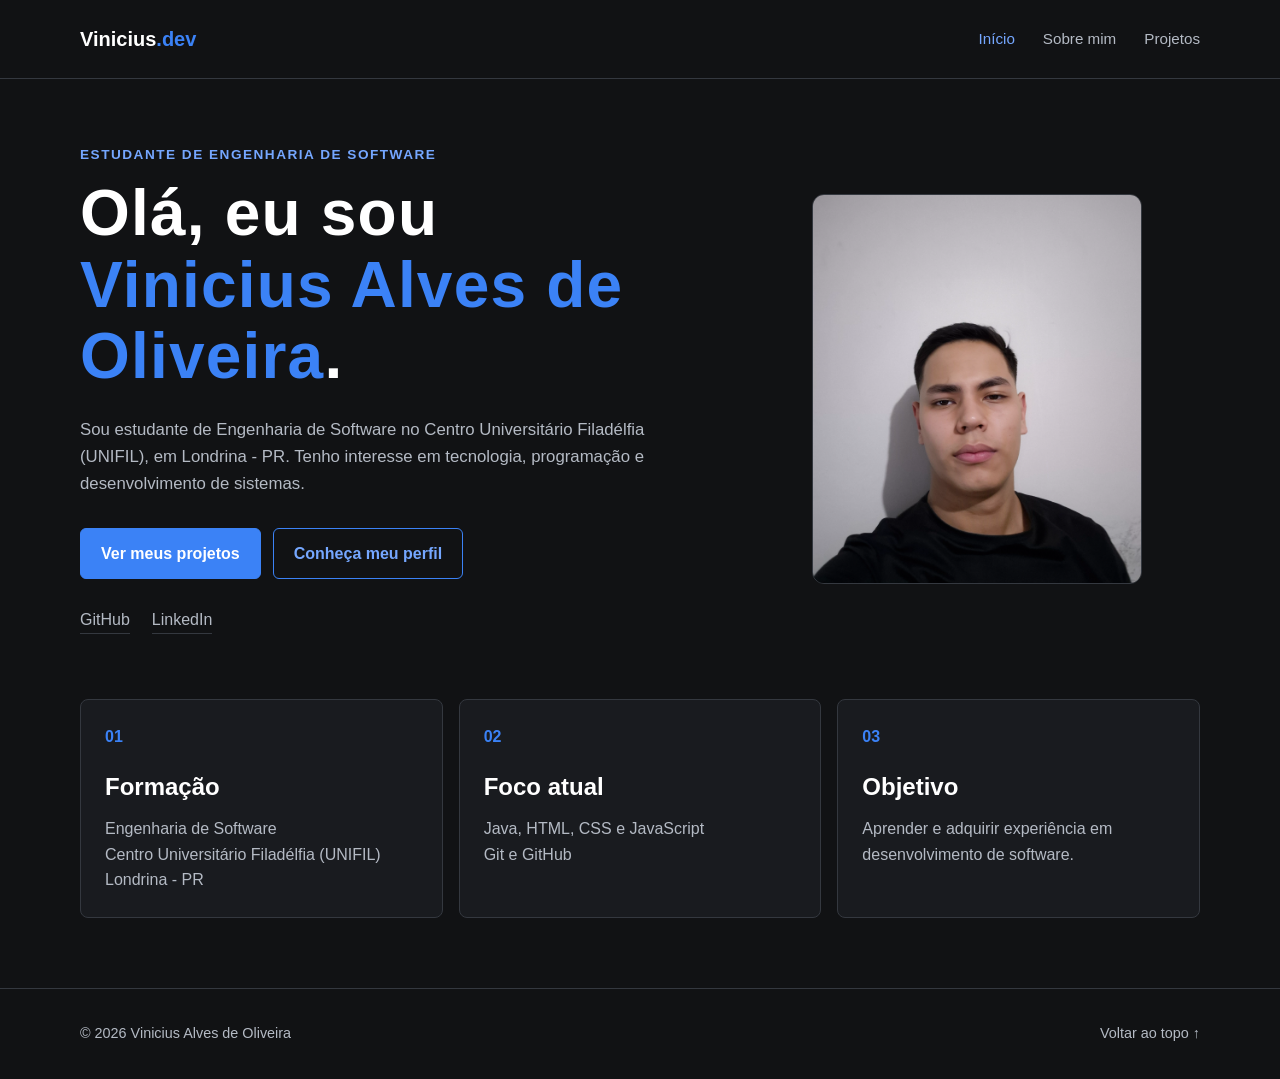
<file: index.html>
<!DOCTYPE html>
<html lang="pt-BR">
<head>
    <meta charset="UTF-8">
    <meta name="viewport" content="width=device-width, initial-scale=1.0">
    <meta name="description" content="Portfólio pessoal de Vinicius Alves de Oliveira, estudante de Engenharia de Software.">
    <title>Vinicius Alves | Portfólio</title>
    <link rel="stylesheet" href="style.css">
</head>
<body id="top">
    <header class="header">
        <nav class="navbar container" aria-label="Menu principal">
            <a class="logo" href="index.html">Vinicius<span>.dev</span></a>

            <button class="menu-button" type="button" aria-label="Abrir menu" aria-expanded="false">
                <span></span>
                <span></span>
                <span></span>
            </button>

            <ul class="menu">
                <li><a class="menu-link active" href="index.html">Início</a></li>
                <li><a class="menu-link" href="sobre.html">Sobre mim</a></li>
                <li><a class="menu-link" href="projetos.html">Projetos</a></li>
            </ul>
        </nav>
    </header>

    <main>
        <section class="hero container">
            <div class="hero-content">
                <p class="section-label">Estudante de Engenharia de Software</p>
                <h1>Olá, eu sou <span>Vinicius Alves de Oliveira</span>.</h1>
                <p class="hero-text">
                    Sou estudante de Engenharia de Software no Centro Universitário Filadélfia
                    (UNIFIL), em Londrina - PR. Tenho interesse em tecnologia, programação e
                    desenvolvimento de sistemas.
                </p>

                <div class="hero-actions">
                    <a class="button button-primary" href="projetos.html">Ver meus projetos</a>
                    <a class="button button-secondary" href="sobre.html">Conheça meu perfil</a>
                </div>

                <div class="social-links" aria-label="Redes sociais">
                    <a href="https://github.com/ViniciusAlvesOliveira" target="_blank" rel="noopener noreferrer" title="GitHub de Vinicius Alves de Oliveira">GitHub</a>
                    <a href="https://www.linkedin.com/in/vin%C3%ADcius-alves-de-oliveira-96a342367/" target="_blank" rel="noopener noreferrer" title="LinkedIn de Vinicius Alves de Oliveira">LinkedIn</a>
                </div>
            </div>

            <div class="profile-area" aria-label="Espaço para fotografia de perfil">
                <div class="profile-photo">
                    <img src="vinicius.jpg" alt="Foto de Vinicius Alves de Oliveira">
                </div>
            </div>
        </section>

        <section class="formation-section container">
            <article class="formation-card">
                <p class="card-number">01</p>
                <h2>Formação</h2>
                <p>Engenharia de Software</p>
                <p>Centro Universitário Filadélfia (UNIFIL)</p>
                <p>Londrina - PR</p>
            </article>
            <article class="formation-card">
                <p class="card-number">02</p>
                <h2>Foco atual</h2>
                <p>Java, HTML, CSS e JavaScript</p>
                <p>Git e GitHub</p>
            </article>
            <article class="formation-card">
                <p class="card-number">03</p>
                <h2>Objetivo</h2>
                <p>Aprender e adquirir experiência em desenvolvimento de software.</p>
            </article>
        </section>
    </main>

    <footer class="footer">
        <div class="container footer-content">
            <p>&copy; 2026 Vinicius Alves de Oliveira</p>
            <a href="#top" class="back-to-top" aria-label="Voltar ao topo">Voltar ao topo ↑</a>
        </div>
    </footer>

    <script src="script.js"></script>
</body>
</html>
</file>
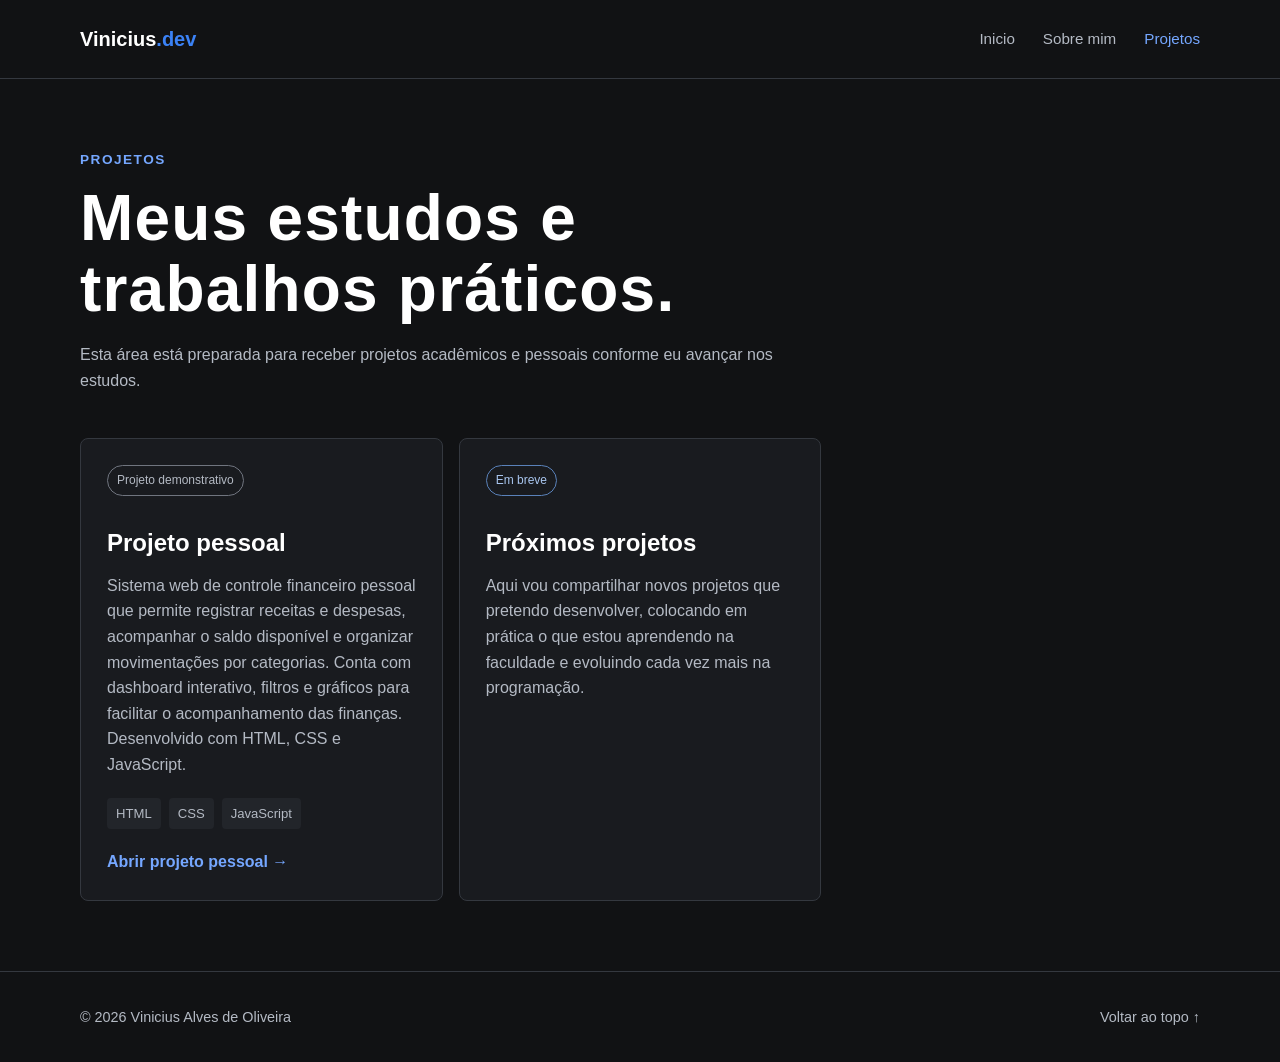
<file: projetos.html>
<!DOCTYPE html>
<html lang="pt-BR">
<head>
    <meta charset="UTF-8">
    <meta name="viewport" content="width=device-width, initial-scale=1.0">
    <meta name="description" content="Area de projetos academicos e pessoais de Vinicius Alves de Oliveira.">
    <title>Projetos | Vinicius Alves</title>
    <link rel="stylesheet" href="style.css">
</head>
<body id="top">
    <header class="header">
        <nav class="navbar container" aria-label="Menu principal">
            <a class="logo" href="index.html">Vinicius<span>.dev</span></a>
            <button class="menu-button" type="button" aria-label="Abrir menu" aria-expanded="false">
                <span></span>
                <span></span>
                <span></span>
            </button>
            <ul class="menu">
                <li><a class="menu-link" href="index.html">Inicio</a></li>
                <li><a class="menu-link" href="sobre.html">Sobre mim</a></li>
                <li><a class="menu-link active" href="projetos.html">Projetos</a></li>
            </ul>
        </nav>
    </header>

    <main>
        <section class="page-heading container">
            <p class="section-label">Projetos</p>
            <h1>Meus estudos e trabalhos práticos.</h1>
            <p>
                Esta área está preparada para receber projetos acadêmicos e pessoais
                conforme eu avançar nos estudos.
            </p>
        </section>

        <section class="projects-grid container" aria-label="Lista de projetos">
            <article class="project-card">
                <div class="project-status status-demo">Projeto demonstrativo</div>
                <h2>Projeto pessoal</h2>
                <p>
                    Sistema web de controle financeiro pessoal que permite registrar receitas e despesas, acompanhar o saldo disponível e organizar movimentações por categorias. Conta com dashboard interativo, filtros e gráficos para facilitar o acompanhamento das finanças. Desenvolvido com HTML, CSS e JavaScript.
                </p>
                <ul class="technology-list" aria-label="Tecnologias utilizadas">
                    <li>HTML</li>
                    <li>CSS</li>
                    <li>JavaScript</li>
                </ul>
                <a class="project-link" href="https://viniciusalvesoliveira.github.io/controle-financeiro-pessoal/" title="Abrir projeto pessoal">Abrir projeto pessoal →</a>
            </article>

            <article class="project-card">
                <div class="project-status">Em breve</div>
                <h2>Próximos projetos</h2>
                <p>
                    Aqui vou compartilhar novos projetos que pretendo desenvolver, colocando em prática o que estou aprendendo na faculdade e evoluindo cada vez mais na programação.
                </p>
            </article>
        </section>
    </main>

    <footer class="footer">
        <div class="container footer-content">
            <p>&copy; 2026 Vinicius Alves de Oliveira</p>
            <a href="#top" class="back-to-top" aria-label="Voltar ao topo">Voltar ao topo ↑</a>
        </div>
    </footer>
    <script src="script.js"></script>
</body>
</html>
</file>
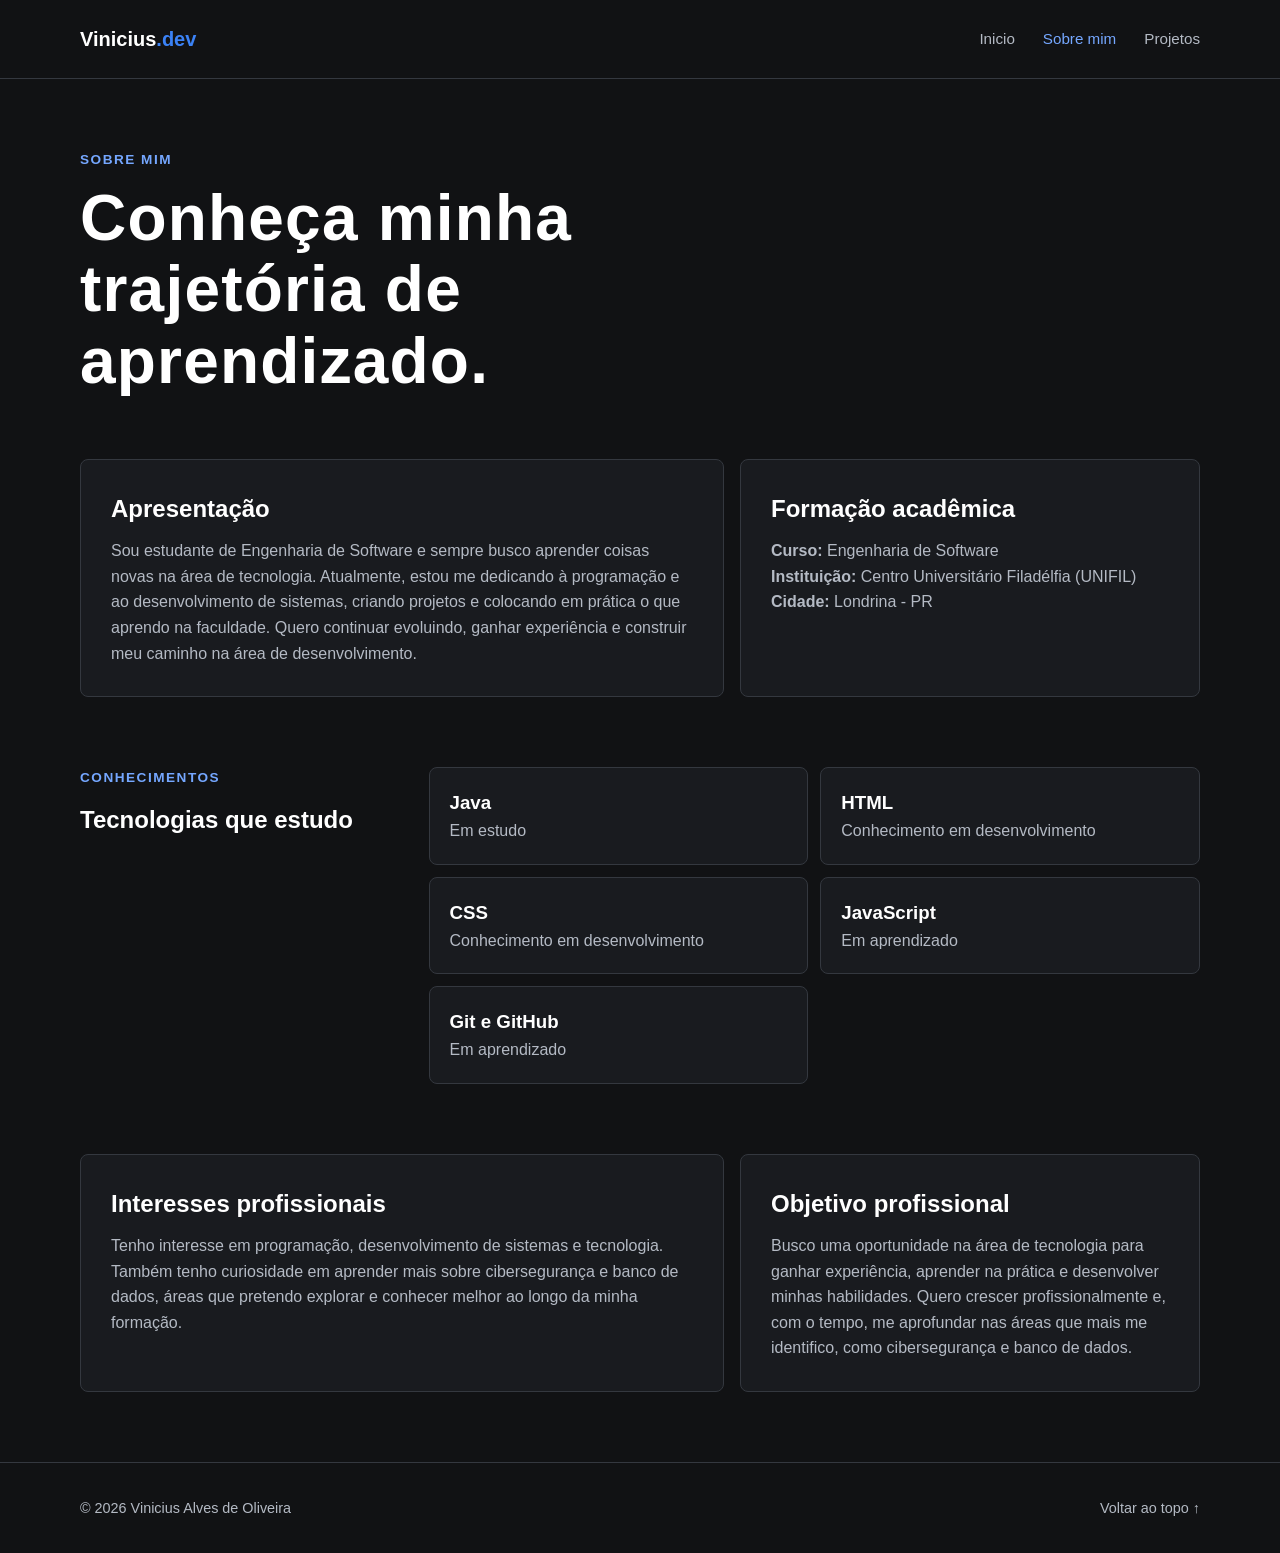
<file: sobre.html>
<!DOCTYPE html>
<html lang="pt-BR">
<head>
    <meta charset="UTF-8">
    <meta name="viewport" content="width=device-width, initial-scale=1.0">
    <meta name="description" content="Informacoes sobre a formacao e os interesses profissionais de Vinicius Alves.">
    <title>Sobre mim | Vinicius Alves</title>
    <link rel="stylesheet" href="style.css">
</head>
<body id="top">
    <header class="header">
        <nav class="navbar container" aria-label="Menu principal">
            <a class="logo" href="index.html">Vinicius<span>.dev</span></a>
            <button class="menu-button" type="button" aria-label="Abrir menu" aria-expanded="false">
                <span></span>
                <span></span>
                <span></span>
            </button>
            <ul class="menu">
                <li><a class="menu-link" href="index.html">Inicio</a></li>
                <li><a class="menu-link active" href="sobre.html">Sobre mim</a></li>
                <li><a class="menu-link" href="projetos.html">Projetos</a></li>
            </ul>
        </nav>
    </header>

    <main>
        <section class="page-heading container">
            <p class="section-label">Sobre mim</p>
            <h1>Conheça minha trajetória de aprendizado.</h1>
        </section>

        <section class="about-grid container">
            <article class="content-card about-introduction">
                <h2>Apresentação</h2>
                <p>
                    Sou estudante de Engenharia de Software e sempre busco aprender coisas novas na área de tecnologia. Atualmente, estou me dedicando à programação e ao desenvolvimento de sistemas, criando projetos e colocando em prática o que aprendo na faculdade. Quero continuar evoluindo, ganhar experiência e construir meu caminho na área de desenvolvimento.
                </p>
            </article>
            <article class="content-card">
                <h2>Formação acadêmica</h2>
                <p><strong>Curso:</strong> Engenharia de Software</p>
                <p><strong>Instituição:</strong> Centro Universitário Filadélfia (UNIFIL)</p>
                <p><strong>Cidade:</strong> Londrina - PR</p>
            </article>
        </section>

        <section class="skills-section container">
            <div>
                <p class="section-label">Conhecimentos</p>
                <h2>Tecnologias que estudo</h2>
            </div>
            <div class="skills-grid">
                <article class="skill-card">
                    <h3>Java</h3>
                    <p>Em estudo</p>
                </article>
                <article class="skill-card">
                    <h3>HTML</h3>
                    <p>Conhecimento em desenvolvimento</p>
                </article>
                <article class="skill-card">
                    <h3>CSS</h3>
                    <p>Conhecimento em desenvolvimento</p>
                </article>
                <article class="skill-card">
                    <h3>JavaScript</h3>
                    <p>Em aprendizado</p>
                </article>
                <article class="skill-card">
                    <h3>Git e GitHub</h3>
                    <p>Em aprendizado</p>
                </article>
            </div>
        </section>

        <section class="interests-section container">
            <article class="content-card">
                <h2>Interesses profissionais</h2>
                <p>
                    Tenho interesse em programação, desenvolvimento de sistemas e tecnologia. Também tenho curiosidade em aprender mais sobre cibersegurança e banco de dados, áreas que pretendo explorar e conhecer melhor ao longo da minha formação.
                </p>
            </article>
            <article class="content-card">
                <h2>Objetivo profissional</h2>
                <p>
                    Busco uma oportunidade na área de tecnologia para ganhar experiência, aprender na prática e desenvolver minhas habilidades. Quero crescer profissionalmente e, com o tempo, me aprofundar nas áreas que mais me identifico, como cibersegurança e banco de dados.
                </p>
            </article>
        </section>
    </main>

    <footer class="footer">
        <div class="container footer-content">
            <p>&copy; 2026 Vinicius Alves de Oliveira</p>
            <a href="#top" class="back-to-top" aria-label="Voltar ao topo">Voltar ao topo ↑</a>
        </div>
    </footer>
    <script src="script.js"></script>
</body>
</html>
</file>
<file: style.css>
:root {
    --background: #111214;
    --surface: #191b1f;
    --surface-light: #22252a;
    --border: #34383f;
    --primary: #3b82f6;
    --primary-light: #75a7ff;
    --text: #ffffff;
    --text-secondary: #b4bac4;
}

* {
    box-sizing: border-box;
    margin: 0;
    padding: 0;
}

html {
    scroll-behavior: smooth;
}

body {
    min-height: 100vh;
    display: flex;
    flex-direction: column;
    background-color: var(--background);
    color: var(--text);
    font-family: Arial, Helvetica, sans-serif;
    line-height: 1.6;
}

a {
    color: inherit;
    text-decoration: none;
}

img {
    display: block;
    max-width: 100%;
    height: auto;
}

ul {
    list-style: none;
}

.container {
    width: min(1120px, calc(100% - 40px));
    margin: 0 auto;
}

.header {
    min-height: 78px;
    border-bottom: 1px solid var(--border);
}

.navbar {
    min-height: 78px;
    display: flex;
    align-items: center;
    justify-content: space-between;
}

.logo {
    font-size: 1.25rem;
    font-weight: 700;
}

.logo span {
    color: var(--primary);
}

.menu {
    display: flex;
    align-items: center;
    gap: 28px;
}

.menu-link {
    color: var(--text-secondary);
    font-size: 0.95rem;
    transition: color 0.2s ease;
}

.menu-link:hover,
.menu-link.active {
    color: var(--primary-light);
}

.menu-button {
    display: none;
    width: 42px;
    height: 42px;
    border: 1px solid var(--border);
    border-radius: 6px;
    background: transparent;
    cursor: pointer;
}

.menu-button span {
    width: 20px;
    height: 2px;
    display: block;
    margin: 4px auto;
    background-color: var(--text);
}

main {
    flex: 1;
}

.hero {
    min-height: 620px;
    display: grid;
    grid-template-columns: minmax(0, 1.15fr) minmax(280px, 0.85fr);
    align-items: center;
    gap: 70px;
}

.section-label {
    margin-bottom: 12px;
    color: var(--primary-light);
    font-size: 0.85rem;
    font-weight: 700;
    letter-spacing: 1.5px;
    text-transform: uppercase;
}

.hero h1,
.page-heading h1 {
    max-width: 760px;
    font-size: clamp(2.2rem, 5vw, 4.2rem);
    line-height: 1.12;
    letter-spacing: 1.2px;
}

.hero h1 span {
    color: var(--primary);
}

.hero-text {
    max-width: 650px;
    margin-top: 24px;
    color: var(--text-secondary);
    font-size: 1.05rem;
}

.hero-actions {
    display: flex;
    flex-wrap: wrap;
    gap: 12px;
    margin-top: 30px;
}

.button {
    min-height: 48px;
    display: inline-flex;
    align-items: center;
    justify-content: center;
    padding: 12px 20px;
    border: 1px solid var(--primary);
    border-radius: 6px;
    font-weight: 700;
    transition: background-color 0.2s ease, color 0.2s ease, transform 0.2s ease;
}

.button:hover {
    transform: translateY(-2px);
}

.button-primary {
    background-color: var(--primary);
    color: var(--text);
}

.button-primary:hover {
    background-color: #2563c9;
}

.button-secondary {
    color: var(--primary-light);
    background-color: transparent;
}

.button-secondary:hover {
    background-color: var(--surface-light);
}

.social-links {
    display: flex;
    gap: 22px;
    margin-top: 28px;
}

.social-links a {
    color: var(--text-secondary);
    border-bottom: 1px solid var(--border);
    transition: color 0.2s ease, border-color 0.2s ease;
}

.social-links a:hover {
    color: var(--primary-light);
    border-color: var(--primary-light);
}

.profile-area {
    min-height: 430px;
    display: flex;
    align-items: center;
    justify-content: center;
}

.profile-photo {
    width: min(100%, 330px);
    aspect-ratio: 11 / 13;
    display: flex;
    flex-direction: column;
    align-items: center;
    justify-content: center;
    overflow: hidden;
    border: 1px solid var(--border);
    border-radius: 12px;
    background-color: var(--surface);
    color: var(--text-secondary);
}

.profile-photo img {
    width: 100%;
    height: 100%;
    object-fit: cover;
}

.photo-initials {
    width: 120px;
    height: 120px;
    display: flex;
    align-items: center;
    justify-content: center;
    margin-bottom: 18px;
    border: 2px solid var(--primary);
    border-radius: 50%;
    color: var(--primary-light);
    font-size: 2.2rem;
    font-weight: 700;
}

.formation-section {
    display: grid;
    grid-template-columns: repeat(3, 1fr);
    gap: 16px;
    padding-bottom: 70px;
}

.formation-card,
.content-card,
.project-card,
.skill-card {
    border: 1px solid var(--border);
    border-radius: 8px;
    background-color: var(--surface);
}

.formation-card {
    min-height: 210px;
    padding: 24px;
}

.formation-card h2,
.content-card h2,
.project-card h2,
.skills-section h2 {
    margin-bottom: 10px;
}

.formation-card p,
.content-card p,
.project-card p {
    color: var(--text-secondary);
}

.card-number {
    margin-bottom: 18px;
    color: var(--primary) !important;
    font-weight: 700;
}

.page-heading {
    padding-top: 70px;
    padding-bottom: 45px;
}

.page-heading h1 {
    margin-bottom: 16px;
}

.page-heading > p:last-child {
    max-width: 700px;
    color: var(--text-secondary);
}

.about-grid,
.interests-section {
    display: grid;
    grid-template-columns: 1.4fr 1fr;
    gap: 16px;
}

.content-card {
    padding: 30px;
}

.about-introduction p {
    max-width: 720px;
}

.skills-section {
    display: grid;
    grid-template-columns: 0.8fr 2fr;
    gap: 40px;
    padding-top: 70px;
    padding-bottom: 70px;
}

.skills-grid {
    display: grid;
    grid-template-columns: repeat(2, 1fr);
    gap: 12px;
}

.skill-card {
    padding: 20px;
}

.skill-card p {
    color: var(--text-secondary);
}

.interests-section {
    padding-bottom: 70px;
}

.projects-grid {
    display: grid;
    grid-template-columns: repeat(3, 1fr);
    gap: 16px;
    padding-bottom: 70px;
}

.project-card {
    min-height: 390px;
    display: flex;
    flex-direction: column;
    padding: 26px;
}

.project-status {
    width: fit-content;
    margin-bottom: 28px;
    padding: 5px 9px;
    border: 1px solid #5a82ba;
    border-radius: 20px;
    color: #a9c6ef;
    font-size: 0.75rem;
}

.status-demo {
    border-color: #70757f;
    color: var(--text-secondary);
}

.technology-list {
    display: flex;
    flex-wrap: wrap;
    gap: 8px;
    margin: 20px 0;
}

.technology-list li {
    padding: 5px 9px;
    border-radius: 4px;
    background-color: var(--surface-light);
    color: var(--text-secondary);
    font-size: 0.82rem;
}

.project-link {
    margin-top: auto;
    color: var(--primary-light);
    font-weight: 700;
}

.project-link:hover {
    color: var(--text);
}

.footer {
    border-top: 1px solid var(--border);
}

.footer-content {
    min-height: 90px;
    display: flex;
    align-items: center;
    justify-content: space-between;
    color: var(--text-secondary);
    font-size: 0.9rem;
}

.back-to-top {
    color: var(--text-secondary);
}

.back-to-top:hover {
    color: var(--primary-light);
}

@media (max-width: 900px) {
    .hero {
        grid-template-columns: 1fr 0.7fr;
        gap: 30px;
    }

    .formation-section,
    .projects-grid {
        grid-template-columns: repeat(2, 1fr);
    }

    .skills-section {
        grid-template-columns: 1fr;
    }
}

@media (max-width: 680px) {
    .container {
        width: min(100% - 30px, 1120px);
    }

    .menu-button {
        display: block;
    }

    .menu {
        position: absolute;
        z-index: 10;
        top: 78px;
        left: 0;
        width: 100%;
        display: none;
        flex-direction: column;
        align-items: flex-start;
        gap: 0;
        border-bottom: 1px solid var(--border);
        background-color: var(--background);
    }

    .menu.open {
        display: flex;
    }

    .menu li {
        width: 100%;
    }

    .menu-link {
        display: block;
        padding: 16px 20px;
        border-top: 1px solid var(--border);
    }

    .hero {
        grid-template-columns: 1fr;
        padding-top: 55px;
        padding-bottom: 55px;
    }

    .hero h1,
    .page-heading h1 {
        font-size: 2.35rem;
    }

    .profile-area {
        min-height: 380px;
    }

    .profile-photo {
        width: min(100%, 330px);
    }

    .formation-section,
    .about-grid,
    .interests-section,
    .projects-grid,
    .skills-grid {
        grid-template-columns: 1fr;
    }

    .page-heading {
        padding-top: 50px;
    }

    .skills-section {
        padding-top: 50px;
    }

    .footer-content {
        min-height: 110px;
        flex-direction: column;
        justify-content: center;
        gap: 10px;
        text-align: center;
    }
}
</file>
